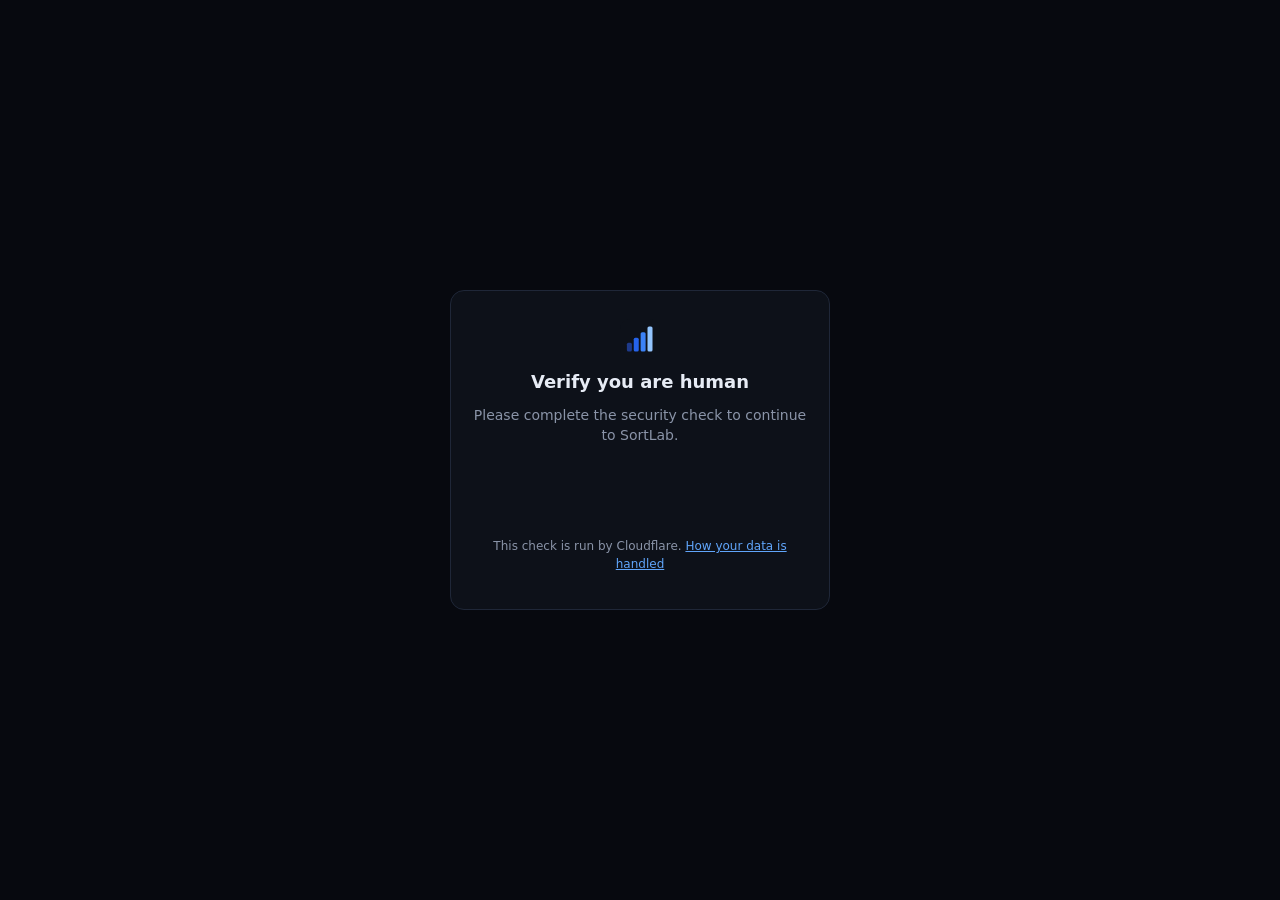
<file: index.html>
<!DOCTYPE html>
<html lang="en">
<head>
  <meta charset="UTF-8">
  <meta http-equiv="Content-Security-Policy" content="default-src 'self'; script-src 'self' https://challenges.cloudflare.com; frame-src https://challenges.cloudflare.com; connect-src 'self' https://challenges.cloudflare.com; style-src 'self' 'unsafe-inline'; img-src 'self' data: blob:; media-src 'self' blob:; object-src 'none'; base-uri 'none'; form-action 'none'">
  <meta name="viewport" content="width=device-width, initial-scale=1, viewport-fit=cover">
  <title>SortLab - Watch sorting algorithms come alive</title>
  <meta name="description" content="Free sorting algorithm visualizer with 33 algorithms, 8 styles, sound, battles and a video maker for TikTok, Reels and Shorts.">
  <meta name="theme-color" content="#07090f">
  <meta property="og:title" content="SortLab">
  <meta property="og:description" content="33 sorting algorithms, 8 styles, sound, battles and a free video maker.">
  <link rel="icon" href="favicon.svg" type="image/svg+xml">
  <link rel="stylesheet" href="style.css">
  <script src="gate.js"></script>
  <script src="https://challenges.cloudflare.com/turnstile/v0/api.js" async defer></script>
</head>
<body>
  <div class="gate" id="humanGate" role="dialog" aria-modal="true" aria-labelledby="gateTitle">
    <div class="gate-card">
      <img src="favicon.svg" alt="" width="40" height="40">
      <h3 id="gateTitle">Verify you are human</h3>
      <p>Please complete the security check to continue to SortLab.</p>
      <div class="cf-turnstile" data-sitekey="0x4AAAAAAGA0m3MCwA2aQMGH" data-callback="onTurnstileSuccess" data-theme="dark"></div>
      <p class="gate-note">This check is run by Cloudflare. <a href="privacy.html">How your data is handled</a></p>
    </div>
  </div>
  <header class="topbar">
    <a class="brand" href="index.html"><img src="favicon.svg" alt="" width="28" height="28"><span>SortLab</span></a>
    <nav class="nav">
      <a href="index.html" class="active">Visualizer</a>
      <a href="battle.html">Battle</a>
    </nav>
    <button class="btn primary" id="openVideo">Make video</button>
  </header>

  <div class="modebar"><div class="chips" id="modeChips"></div></div>

  <main class="stage-wrap">
    <canvas id="stage" aria-label="Sorting visualization"></canvas>
    <button class="sound-hint" id="soundHint">Tap for sound</button>
  </main>

  <section class="dock">
    <div class="chips" id="algoChips"></div>
    <button class="btn primary icon play" id="btnPlay" aria-label="Play or stop"></button>
    <button class="btn" id="openCustomize">Customize</button>
  </section>

  <footer class="legal-foot" aria-label="Legal">
    <a href="privacy.html">Privacy Policy</a><a href="terms.html">Terms of Use</a><a href="disclaimer.html">Disclaimer</a><a href="cookies.html">Cookie Information</a><a href="licenses.html">Copyright &amp; Licenses</a><a href="contact.html">Contact</a>
  </footer>

  <aside class="drawer" id="drawer"></aside>
  <div class="modal" id="videoModal"></div>
  <div class="toast" id="toast" role="status"></div>

  <script src="core.js"></script>
  <script src="algorithms.js"></script>
  <script src="player.js"></script>
  <script src="palettes.js"></script>
  <script src="audio.js"></script>
  <script src="renderer.js"></script>
  <script src="settings.js"></script>
  <script src="panel.js"></script>
  <script src="export.js"></script>
  <script src="video.js"></script>
  <script src="app.js"></script>
</body>
</html>
</file>
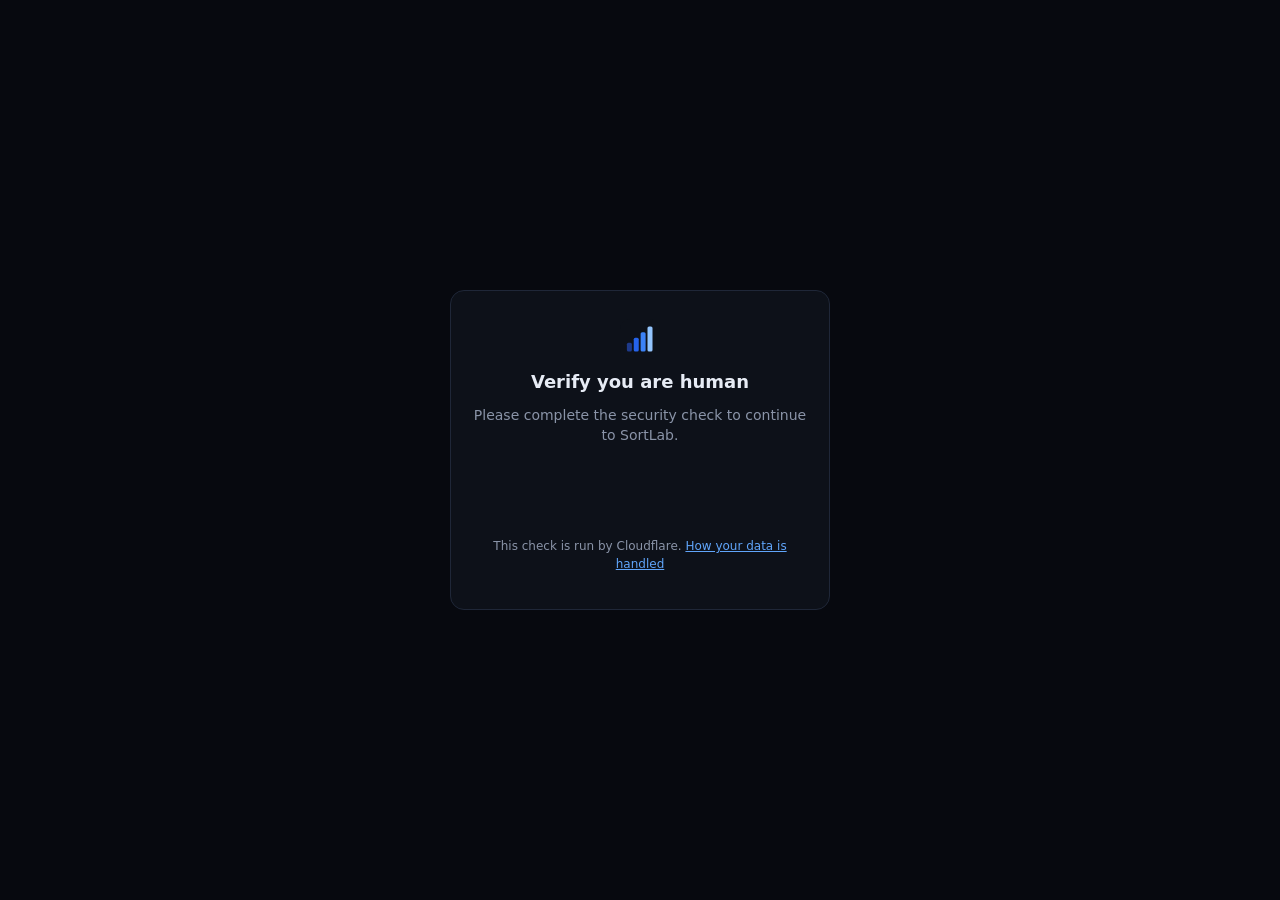
<file: battle.html>
<!DOCTYPE html>
<html lang="en">
<head>
  <meta charset="UTF-8">
  <meta http-equiv="Content-Security-Policy" content="default-src 'self'; script-src 'self' https://challenges.cloudflare.com; frame-src https://challenges.cloudflare.com; connect-src 'self' https://challenges.cloudflare.com; style-src 'self' 'unsafe-inline'; img-src 'self' data: blob:; media-src 'self' blob:; object-src 'none'; base-uri 'none'; form-action 'none'">
  <meta name="viewport" content="width=device-width, initial-scale=1, viewport-fit=cover">
  <title>SortLab Battle - Race two sorting algorithms</title>
  <meta name="description" content="Pick two sorting algorithms and race them on the same array.">
  <meta name="theme-color" content="#07090f">
  <link rel="icon" href="favicon.svg" type="image/svg+xml">
  <link rel="stylesheet" href="style.css">
  <script src="gate.js"></script>
  <script src="https://challenges.cloudflare.com/turnstile/v0/api.js" async defer></script>
</head>
<body>
  <div class="gate" id="humanGate" role="dialog" aria-modal="true" aria-labelledby="gateTitle">
    <div class="gate-card">
      <img src="favicon.svg" alt="" width="40" height="40">
      <h3 id="gateTitle">Verify you are human</h3>
      <p>Please complete the security check to continue to SortLab.</p>
      <div class="cf-turnstile" data-sitekey="0x4AAAAAAGA0m3MCwA2aQMGH" data-callback="onTurnstileSuccess" data-theme="dark"></div>
      <p class="gate-note">This check is run by Cloudflare. <a href="privacy.html">How your data is handled</a></p>
    </div>
  </div>
  <header class="topbar">
    <a class="brand" href="index.html"><img src="favicon.svg" alt="" width="28" height="28"><span>SortLab</span></a>
    <nav class="nav">
      <a href="index.html">Visualizer</a>
      <a href="battle.html" class="active">Battle</a>
    </nav>
    <button class="btn primary" id="openVideo">Make video</button>
  </header>

  <div class="modebar"><div class="chips" id="modeChips"></div></div>

  <main class="battle-grid">
    <section class="battle-panel">
      <div class="battle-head">
        <span class="tag">A</span>
        <div class="chips" id="algoA"></div>
      </div>
      <div class="battle-canvas"><canvas id="stageA"></canvas><span class="battle-stat" id="statA"></span></div>
    </section>
    <section class="battle-panel">
      <div class="battle-head">
        <span class="tag">B</span>
        <div class="chips" id="algoB"></div>
      </div>
      <div class="battle-canvas"><canvas id="stageB"></canvas><span class="battle-stat" id="statB"></span></div>
    </section>
    <div class="winner" id="winner"></div>
    <button class="sound-hint" id="soundHint">Tap for sound</button>
  </main>

  <section class="dock battle-dock">
    <button class="btn primary icon play" id="btnPlay" aria-label="Start or stop"></button>
    <button class="btn" id="openCustomize">Customize</button>
  </section>

  <footer class="legal-foot" aria-label="Legal">
    <a href="privacy.html">Privacy Policy</a><a href="terms.html">Terms of Use</a><a href="disclaimer.html">Disclaimer</a><a href="cookies.html">Cookie Information</a><a href="licenses.html">Copyright &amp; Licenses</a><a href="contact.html">Contact</a>
  </footer>

  <aside class="drawer" id="drawer"></aside>
  <div class="modal" id="videoModal"></div>
  <div class="toast" id="toast" role="status"></div>

  <script src="core.js"></script>
  <script src="algorithms.js"></script>
  <script src="player.js"></script>
  <script src="palettes.js"></script>
  <script src="audio.js"></script>
  <script src="renderer.js"></script>
  <script src="settings.js"></script>
  <script src="panel.js"></script>
  <script src="export.js"></script>
  <script src="video.js"></script>
  <script src="battle.js"></script>
</body>
</html>
</file>
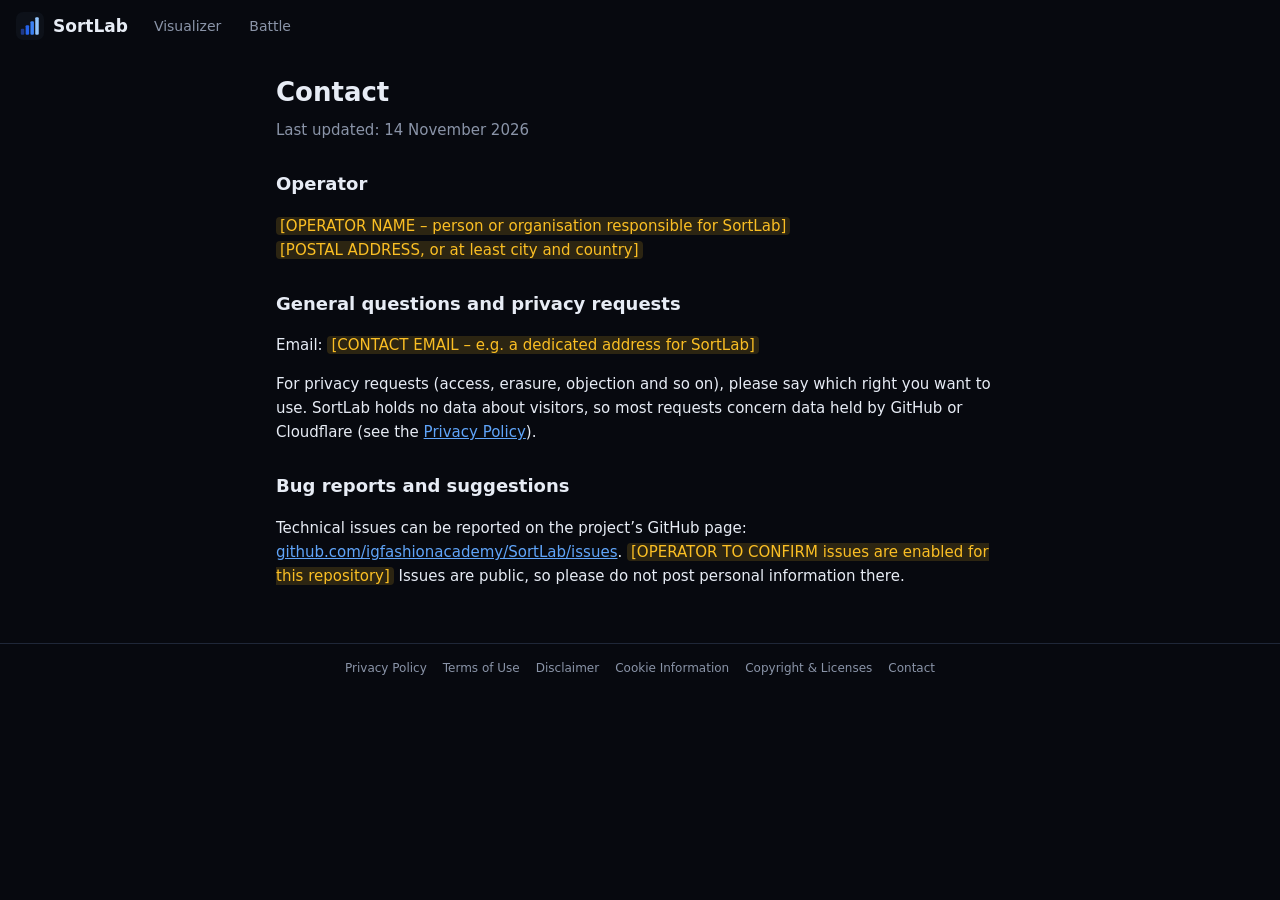
<file: contact.html>
<!DOCTYPE html>
<html lang="en">
<head>
  <meta charset="UTF-8">
  <meta http-equiv="Content-Security-Policy" content="default-src 'self'; object-src 'none'; base-uri 'none'; form-action 'none'">
  <meta name="viewport" content="width=device-width, initial-scale=1, viewport-fit=cover">
  <title>Contact - SortLab</title>
  <meta name="theme-color" content="#07090f">
  <link rel="icon" href="favicon.svg" type="image/svg+xml">
  <link rel="stylesheet" href="style.css">
</head>
<body class="doc-page">
  <header class="topbar">
    <a class="brand" href="index.html"><img src="favicon.svg" alt="" width="28" height="28"><span>SortLab</span></a>
    <nav class="nav">
      <a href="index.html">Visualizer</a>
      <a href="battle.html">Battle</a>
    </nav>
  </header>

  <main class="doc">
    <h1>Contact</h1>
    <p class="updated">Last updated: 14 November 2026</p>

    <h2>Operator</h2>
    <p><span class="todo">[OPERATOR NAME – person or organisation responsible for SortLab]</span><br><span class="todo">[POSTAL ADDRESS, or at least city and country]</span></p>

    <h2>General questions and privacy requests</h2>
    <p>Email: <span class="todo">[CONTACT EMAIL – e.g. a dedicated address for SortLab]</span></p>
    <p>For privacy requests (access, erasure, objection and so on), please say which right you want to use. SortLab holds no data about visitors, so most requests concern data held by GitHub or Cloudflare (see the <a href="privacy.html">Privacy Policy</a>).</p>

    <h2>Bug reports and suggestions</h2>
    <p>Technical issues can be reported on the project’s GitHub page: <a href="https://github.com/igfashionacademy/SortLab/issues" rel="noopener">github.com/igfashionacademy/SortLab/issues</a>. <span class="todo">[OPERATOR TO CONFIRM issues are enabled for this repository]</span> Issues are public, so please do not post personal information there.</p>
  </main>

  <footer class="legal-foot" aria-label="Legal">
    <a href="privacy.html">Privacy Policy</a><a href="terms.html">Terms of Use</a><a href="disclaimer.html">Disclaimer</a><a href="cookies.html">Cookie Information</a><a href="licenses.html">Copyright &amp; Licenses</a><a href="contact.html">Contact</a>
  </footer>
</body>
</html>
</file>
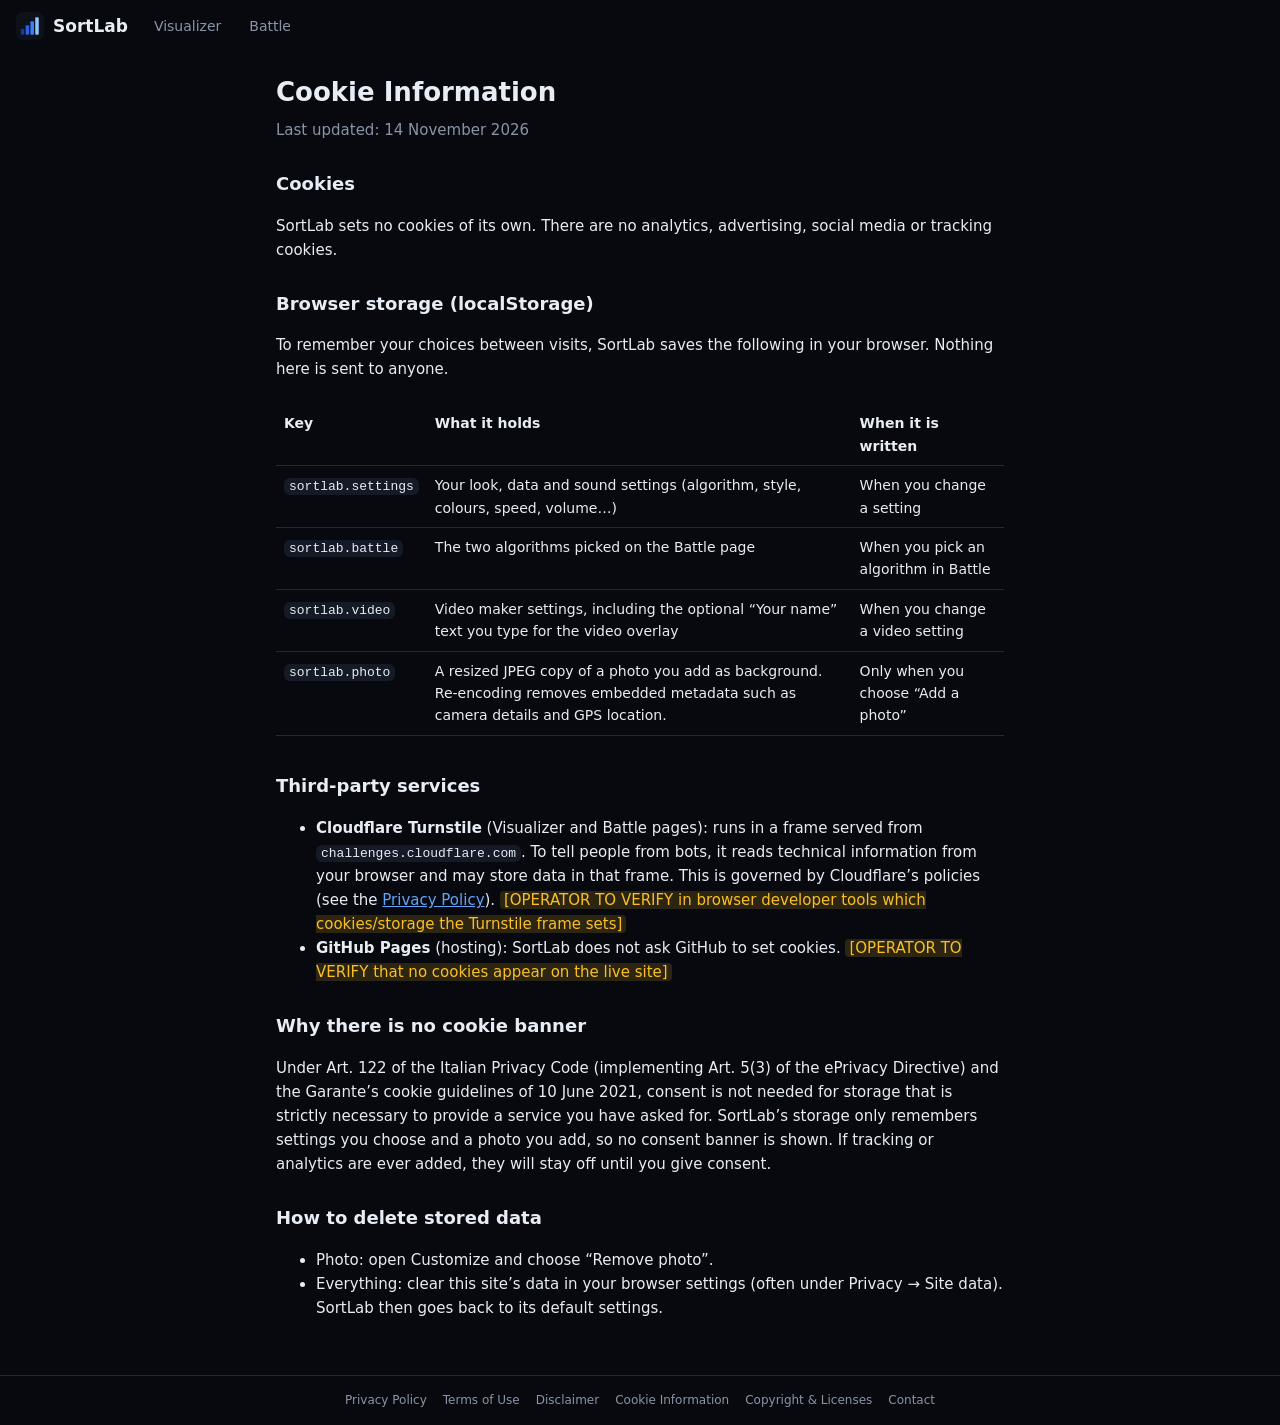
<file: cookies.html>
<!DOCTYPE html>
<html lang="en">
<head>
  <meta charset="UTF-8">
  <meta http-equiv="Content-Security-Policy" content="default-src 'self'; object-src 'none'; base-uri 'none'; form-action 'none'">
  <meta name="viewport" content="width=device-width, initial-scale=1, viewport-fit=cover">
  <title>Cookie Information - SortLab</title>
  <meta name="theme-color" content="#07090f">
  <link rel="icon" href="favicon.svg" type="image/svg+xml">
  <link rel="stylesheet" href="style.css">
</head>
<body class="doc-page">
  <header class="topbar">
    <a class="brand" href="index.html"><img src="favicon.svg" alt="" width="28" height="28"><span>SortLab</span></a>
    <nav class="nav">
      <a href="index.html">Visualizer</a>
      <a href="battle.html">Battle</a>
    </nav>
  </header>

  <main class="doc">
    <h1>Cookie Information</h1>
    <p class="updated">Last updated: 14 November 2026</p>

    <h2>Cookies</h2>
    <p>SortLab sets no cookies of its own. There are no analytics, advertising, social media or tracking cookies.</p>

    <h2>Browser storage (localStorage)</h2>
    <p>To remember your choices between visits, SortLab saves the following in your browser. Nothing here is sent to anyone.</p>
    <div class="table-wrap"><table>
      <tr><th>Key</th><th>What it holds</th><th>When it is written</th></tr>
      <tr><td><code>sortlab.settings</code></td><td>Your look, data and sound settings (algorithm, style, colours, speed, volume…)</td><td>When you change a setting</td></tr>
      <tr><td><code>sortlab.battle</code></td><td>The two algorithms picked on the Battle page</td><td>When you pick an algorithm in Battle</td></tr>
      <tr><td><code>sortlab.video</code></td><td>Video maker settings, including the optional “Your name” text you type for the video overlay</td><td>When you change a video setting</td></tr>
      <tr><td><code>sortlab.photo</code></td><td>A resized JPEG copy of a photo you add as background. Re-encoding removes embedded metadata such as camera details and GPS location.</td><td>Only when you choose “Add a photo”</td></tr>
    </table></div>

    <h2>Third-party services</h2>
    <ul>
      <li><strong>Cloudflare Turnstile</strong> (Visualizer and Battle pages): runs in a frame served from <code>challenges.cloudflare.com</code>. To tell people from bots, it reads technical information from your browser and may store data in that frame. This is governed by Cloudflare’s policies (see the <a href="privacy.html">Privacy Policy</a>). <span class="todo">[OPERATOR TO VERIFY in browser developer tools which cookies/storage the Turnstile frame sets]</span></li>
      <li><strong>GitHub Pages</strong> (hosting): SortLab does not ask GitHub to set cookies. <span class="todo">[OPERATOR TO VERIFY that no cookies appear on the live site]</span></li>
    </ul>

    <h2>Why there is no cookie banner</h2>
    <p>Under Art. 122 of the Italian Privacy Code (implementing Art. 5(3) of the ePrivacy Directive) and the Garante’s cookie guidelines of 10 June 2021, consent is not needed for storage that is strictly necessary to provide a service you have asked for. SortLab’s storage only remembers settings you choose and a photo you add, so no consent banner is shown. If tracking or analytics are ever added, they will stay off until you give consent.</p>

    <h2>How to delete stored data</h2>
    <ul>
      <li>Photo: open Customize and choose “Remove photo”.</li>
      <li>Everything: clear this site’s data in your browser settings (often under Privacy → Site data). SortLab then goes back to its default settings.</li>
    </ul>
  </main>

  <footer class="legal-foot" aria-label="Legal">
    <a href="privacy.html">Privacy Policy</a><a href="terms.html">Terms of Use</a><a href="disclaimer.html">Disclaimer</a><a href="cookies.html">Cookie Information</a><a href="licenses.html">Copyright &amp; Licenses</a><a href="contact.html">Contact</a>
  </footer>
</body>
</html>
</file>
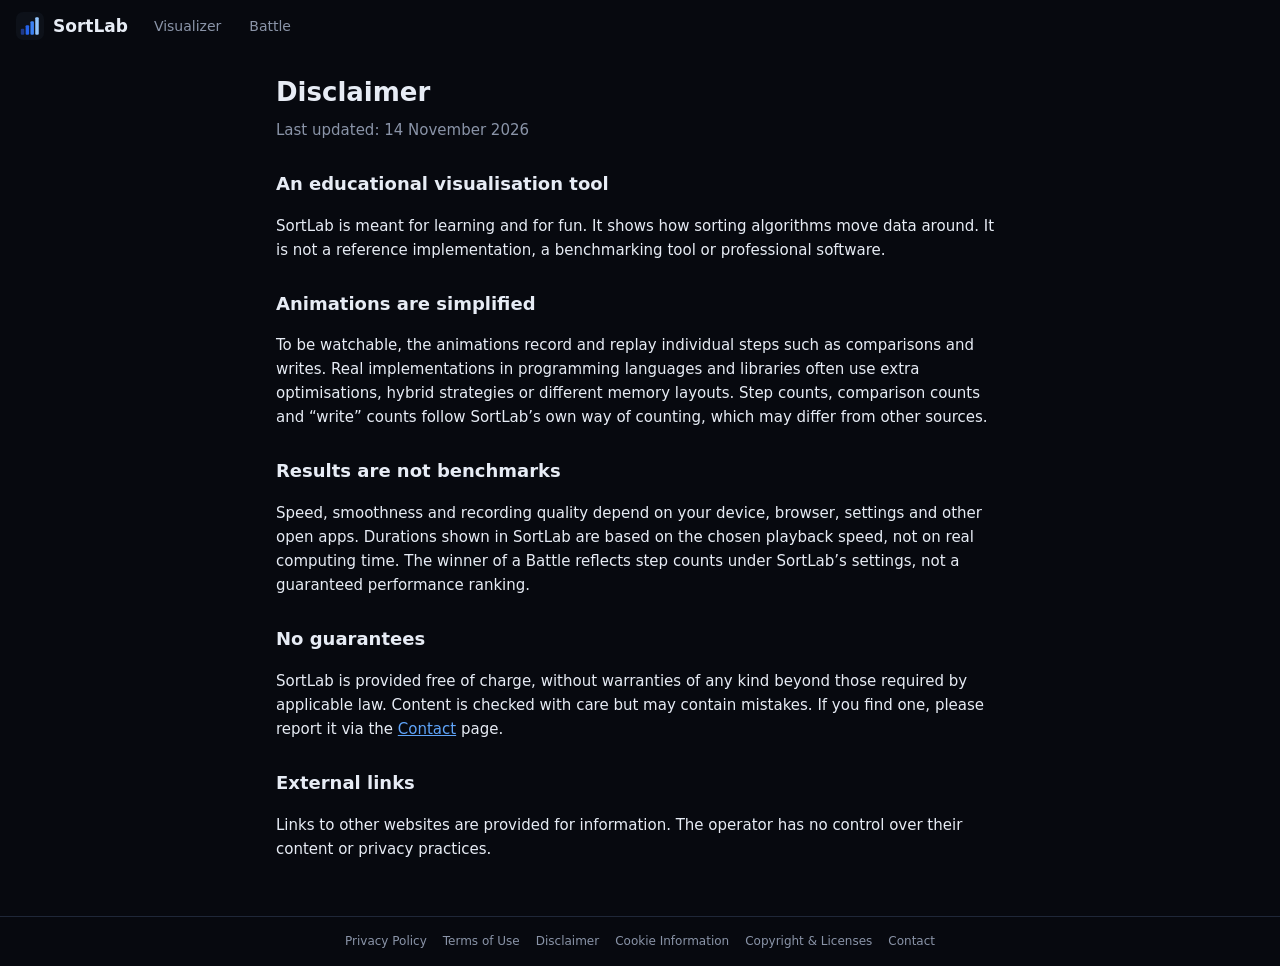
<file: disclaimer.html>
<!DOCTYPE html>
<html lang="en">
<head>
  <meta charset="UTF-8">
  <meta http-equiv="Content-Security-Policy" content="default-src 'self'; object-src 'none'; base-uri 'none'; form-action 'none'">
  <meta name="viewport" content="width=device-width, initial-scale=1, viewport-fit=cover">
  <title>Disclaimer - SortLab</title>
  <meta name="theme-color" content="#07090f">
  <link rel="icon" href="favicon.svg" type="image/svg+xml">
  <link rel="stylesheet" href="style.css">
</head>
<body class="doc-page">
  <header class="topbar">
    <a class="brand" href="index.html"><img src="favicon.svg" alt="" width="28" height="28"><span>SortLab</span></a>
    <nav class="nav">
      <a href="index.html">Visualizer</a>
      <a href="battle.html">Battle</a>
    </nav>
  </header>

  <main class="doc">
    <h1>Disclaimer</h1>
    <p class="updated">Last updated: 14 November 2026</p>

    <h2>An educational visualisation tool</h2>
    <p>SortLab is meant for learning and for fun. It shows how sorting algorithms move data around. It is not a reference implementation, a benchmarking tool or professional software.</p>

    <h2>Animations are simplified</h2>
    <p>To be watchable, the animations record and replay individual steps such as comparisons and writes. Real implementations in programming languages and libraries often use extra optimisations, hybrid strategies or different memory layouts. Step counts, comparison counts and “write” counts follow SortLab’s own way of counting, which may differ from other sources.</p>

    <h2>Results are not benchmarks</h2>
    <p>Speed, smoothness and recording quality depend on your device, browser, settings and other open apps. Durations shown in SortLab are based on the chosen playback speed, not on real computing time. The winner of a Battle reflects step counts under SortLab’s settings, not a guaranteed performance ranking.</p>

    <h2>No guarantees</h2>
    <p>SortLab is provided free of charge, without warranties of any kind beyond those required by applicable law. Content is checked with care but may contain mistakes. If you find one, please report it via the <a href="contact.html">Contact</a> page.</p>

    <h2>External links</h2>
    <p>Links to other websites are provided for information. The operator has no control over their content or privacy practices.</p>
  </main>

  <footer class="legal-foot" aria-label="Legal">
    <a href="privacy.html">Privacy Policy</a><a href="terms.html">Terms of Use</a><a href="disclaimer.html">Disclaimer</a><a href="cookies.html">Cookie Information</a><a href="licenses.html">Copyright &amp; Licenses</a><a href="contact.html">Contact</a>
  </footer>
</body>
</html>
</file>
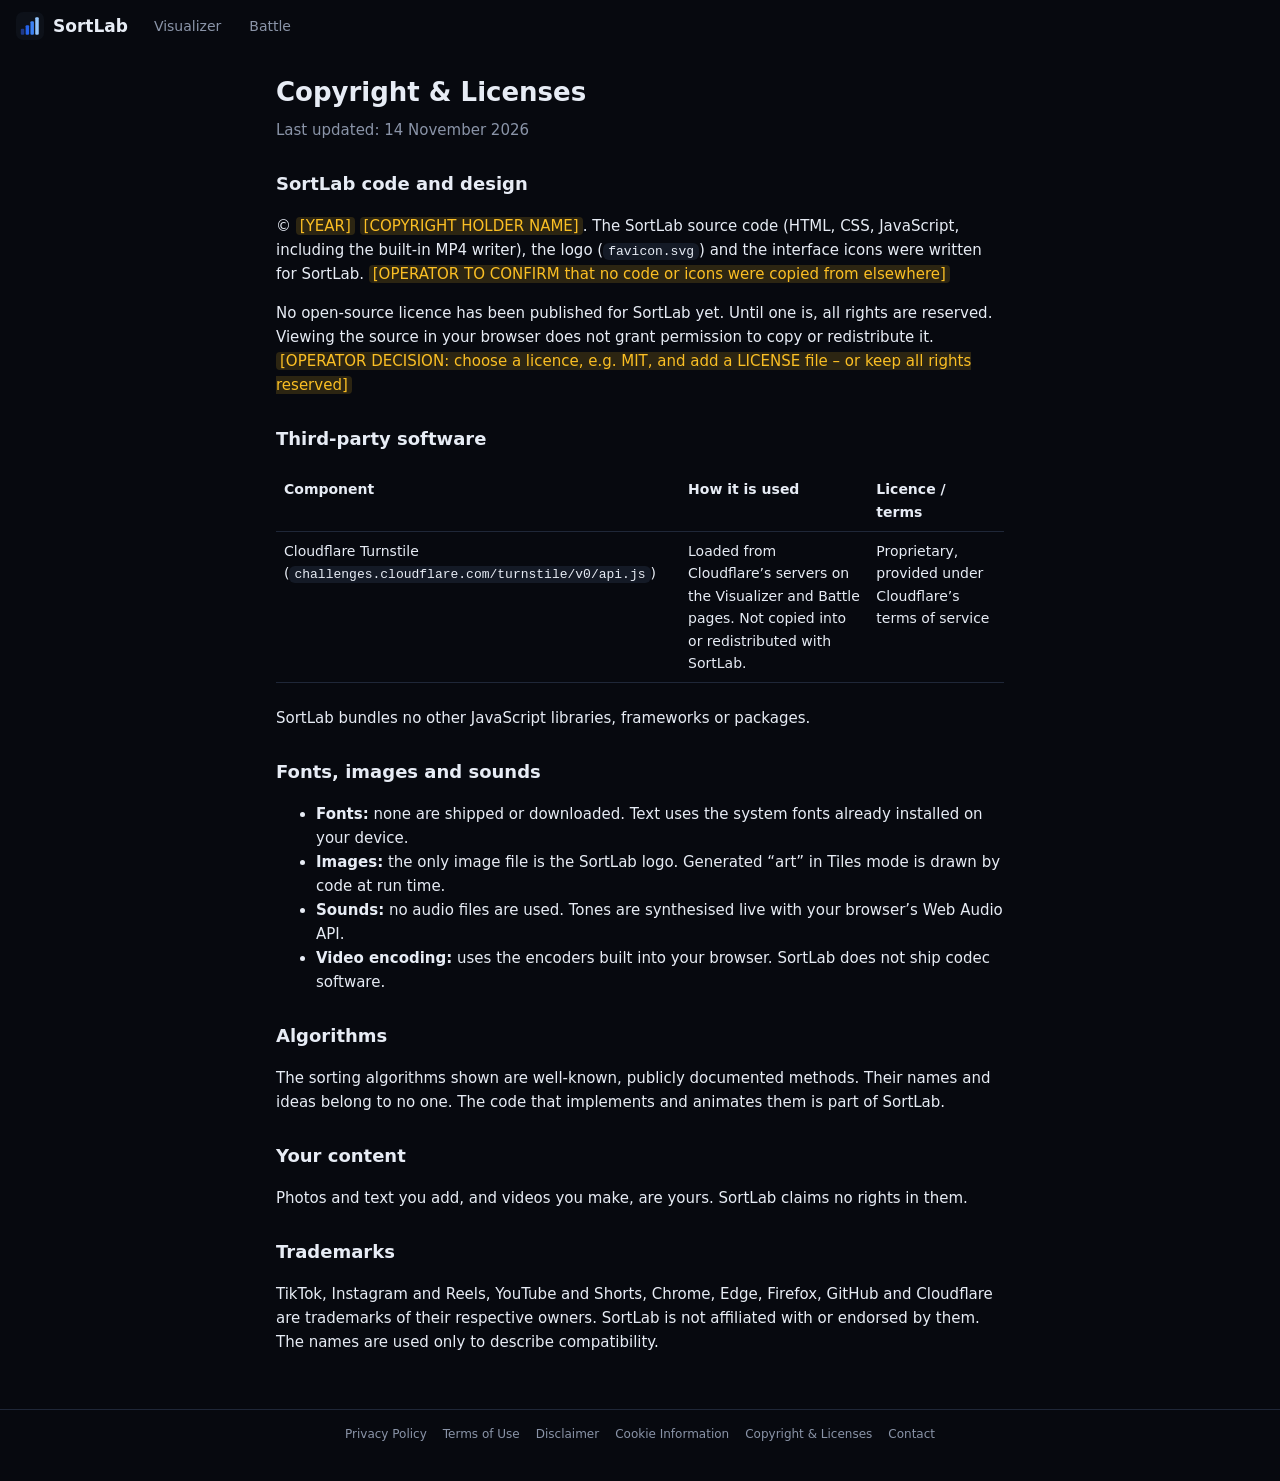
<file: licenses.html>
<!DOCTYPE html>
<html lang="en">
<head>
  <meta charset="UTF-8">
  <meta http-equiv="Content-Security-Policy" content="default-src 'self'; object-src 'none'; base-uri 'none'; form-action 'none'">
  <meta name="viewport" content="width=device-width, initial-scale=1, viewport-fit=cover">
  <title>Copyright &amp; Licenses - SortLab</title>
  <meta name="theme-color" content="#07090f">
  <link rel="icon" href="favicon.svg" type="image/svg+xml">
  <link rel="stylesheet" href="style.css">
</head>
<body class="doc-page">
  <header class="topbar">
    <a class="brand" href="index.html"><img src="favicon.svg" alt="" width="28" height="28"><span>SortLab</span></a>
    <nav class="nav">
      <a href="index.html">Visualizer</a>
      <a href="battle.html">Battle</a>
    </nav>
  </header>

  <main class="doc">
    <h1>Copyright &amp; Licenses</h1>
    <p class="updated">Last updated: 14 November 2026</p>

    <h2>SortLab code and design</h2>
    <p>© <span class="todo">[YEAR]</span> <span class="todo">[COPYRIGHT HOLDER NAME]</span>. The SortLab source code (HTML, CSS, JavaScript, including the built-in MP4 writer), the logo (<code>favicon.svg</code>) and the interface icons were written for SortLab. <span class="todo">[OPERATOR TO CONFIRM that no code or icons were copied from elsewhere]</span></p>
    <p>No open-source licence has been published for SortLab yet. Until one is, all rights are reserved. Viewing the source in your browser does not grant permission to copy or redistribute it. <span class="todo">[OPERATOR DECISION: choose a licence, e.g. MIT, and add a LICENSE file – or keep all rights reserved]</span></p>

    <h2>Third-party software</h2>
    <div class="table-wrap"><table>
      <tr><th>Component</th><th>How it is used</th><th>Licence / terms</th></tr>
      <tr><td>Cloudflare Turnstile (<code>challenges.cloudflare.com/turnstile/v0/api.js</code>)</td><td>Loaded from Cloudflare’s servers on the Visualizer and Battle pages. Not copied into or redistributed with SortLab.</td><td>Proprietary, provided under Cloudflare’s terms of service</td></tr>
    </table></div>
    <p>SortLab bundles no other JavaScript libraries, frameworks or packages.</p>

    <h2>Fonts, images and sounds</h2>
    <ul>
      <li><strong>Fonts:</strong> none are shipped or downloaded. Text uses the system fonts already installed on your device.</li>
      <li><strong>Images:</strong> the only image file is the SortLab logo. Generated “art” in Tiles mode is drawn by code at run time.</li>
      <li><strong>Sounds:</strong> no audio files are used. Tones are synthesised live with your browser’s Web Audio API.</li>
      <li><strong>Video encoding:</strong> uses the encoders built into your browser. SortLab does not ship codec software.</li>
    </ul>

    <h2>Algorithms</h2>
    <p>The sorting algorithms shown are well-known, publicly documented methods. Their names and ideas belong to no one. The code that implements and animates them is part of SortLab.</p>

    <h2>Your content</h2>
    <p>Photos and text you add, and videos you make, are yours. SortLab claims no rights in them.</p>

    <h2>Trademarks</h2>
    <p>TikTok, Instagram and Reels, YouTube and Shorts, Chrome, Edge, Firefox, GitHub and Cloudflare are trademarks of their respective owners. SortLab is not affiliated with or endorsed by them. The names are used only to describe compatibility.</p>
  </main>

  <footer class="legal-foot" aria-label="Legal">
    <a href="privacy.html">Privacy Policy</a><a href="terms.html">Terms of Use</a><a href="disclaimer.html">Disclaimer</a><a href="cookies.html">Cookie Information</a><a href="licenses.html">Copyright &amp; Licenses</a><a href="contact.html">Contact</a>
  </footer>
</body>
</html>
</file>
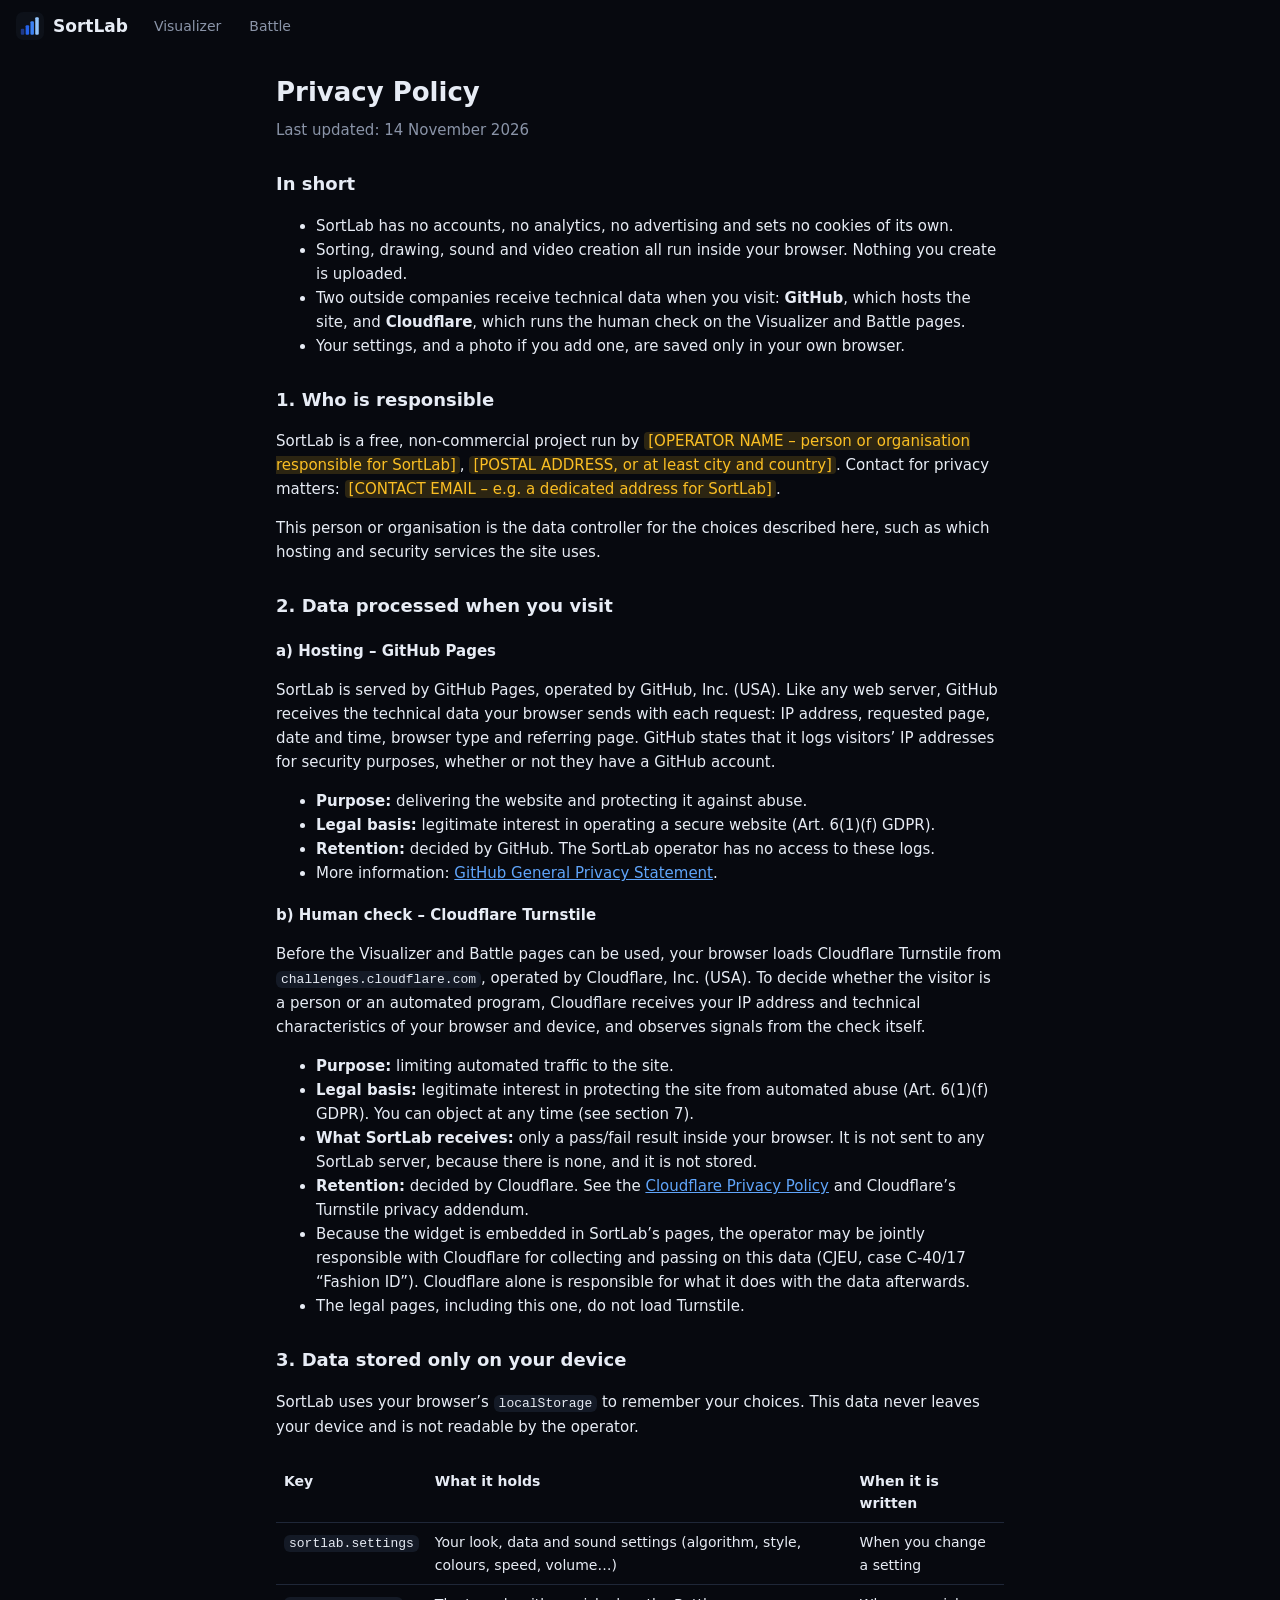
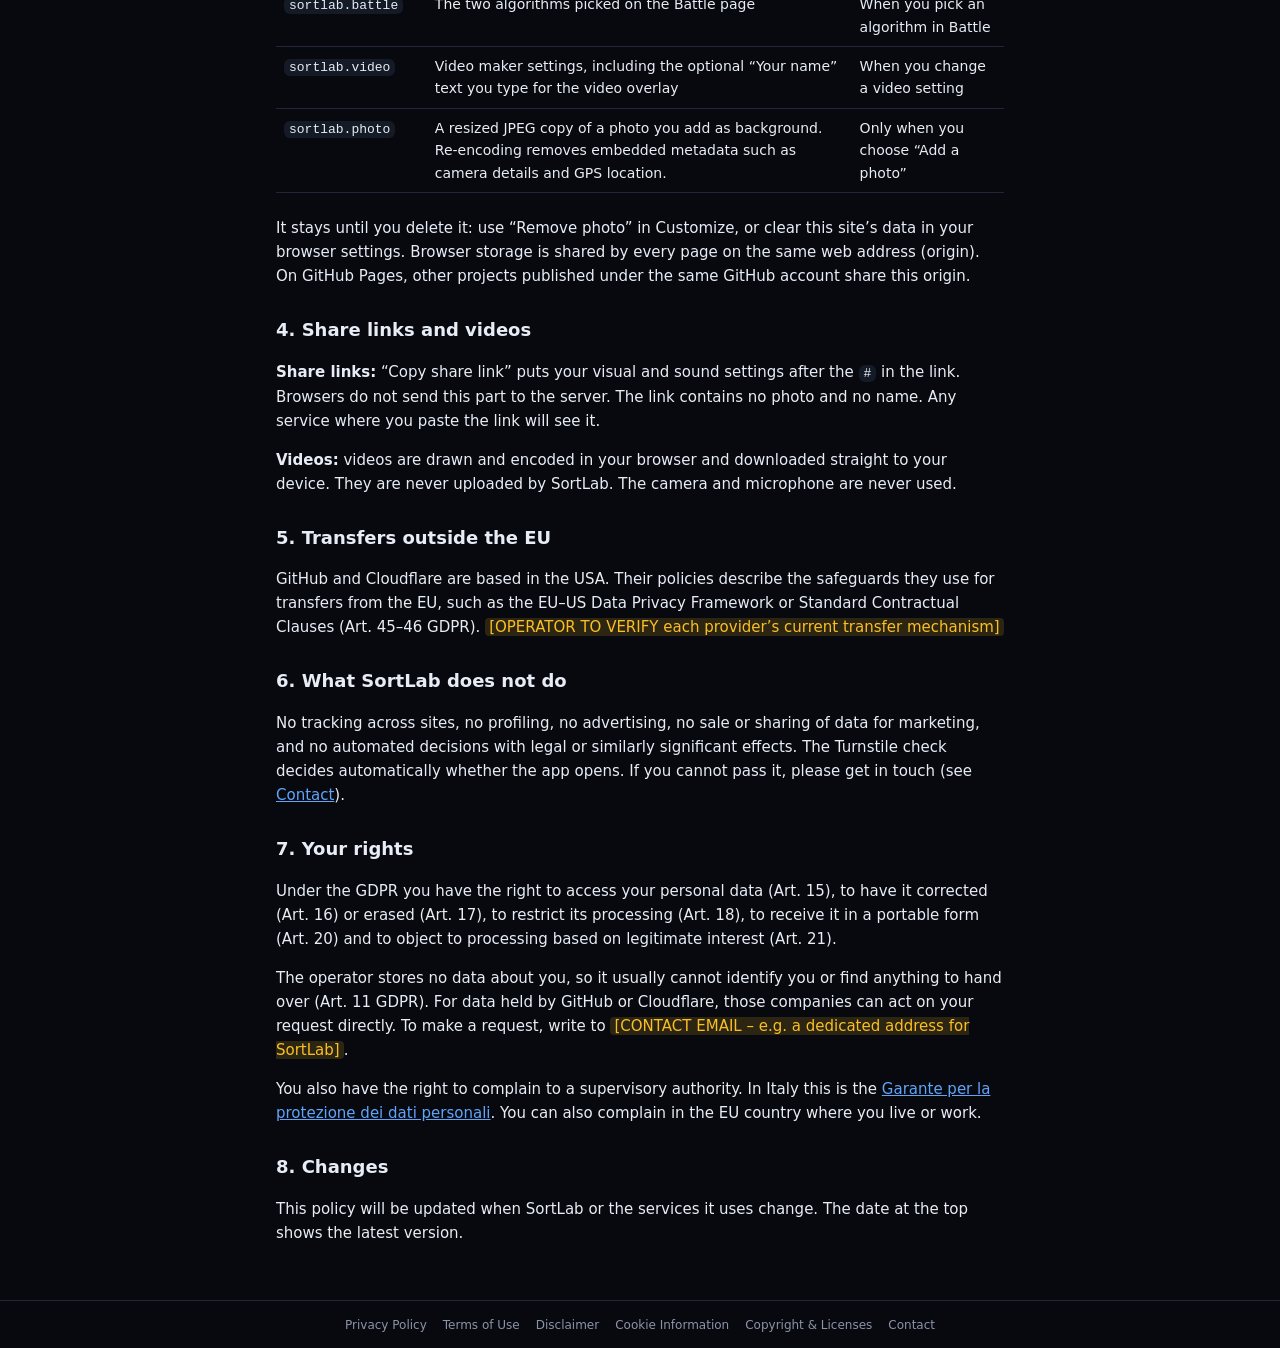
<file: privacy.html>
<!DOCTYPE html>
<html lang="en">
<head>
  <meta charset="UTF-8">
  <meta http-equiv="Content-Security-Policy" content="default-src 'self'; object-src 'none'; base-uri 'none'; form-action 'none'">
  <meta name="viewport" content="width=device-width, initial-scale=1, viewport-fit=cover">
  <title>Privacy Policy - SortLab</title>
  <meta name="theme-color" content="#07090f">
  <link rel="icon" href="favicon.svg" type="image/svg+xml">
  <link rel="stylesheet" href="style.css">
</head>
<body class="doc-page">
  <header class="topbar">
    <a class="brand" href="index.html"><img src="favicon.svg" alt="" width="28" height="28"><span>SortLab</span></a>
    <nav class="nav">
      <a href="index.html">Visualizer</a>
      <a href="battle.html">Battle</a>
    </nav>
  </header>

  <main class="doc">
    <h1>Privacy Policy</h1>
    <p class="updated">Last updated: 14 November 2026</p>

    <h2>In short</h2>
    <ul>
      <li>SortLab has no accounts, no analytics, no advertising and sets no cookies of its own.</li>
      <li>Sorting, drawing, sound and video creation all run inside your browser. Nothing you create is uploaded.</li>
      <li>Two outside companies receive technical data when you visit: <strong>GitHub</strong>, which hosts the site, and <strong>Cloudflare</strong>, which runs the human check on the Visualizer and Battle pages.</li>
      <li>Your settings, and a photo if you add one, are saved only in your own browser.</li>
    </ul>

    <h2>1. Who is responsible</h2>
    <p>SortLab is a free, non-commercial project run by <span class="todo">[OPERATOR NAME – person or organisation responsible for SortLab]</span>, <span class="todo">[POSTAL ADDRESS, or at least city and country]</span>. Contact for privacy matters: <span class="todo">[CONTACT EMAIL – e.g. a dedicated address for SortLab]</span>.</p>
    <p>This person or organisation is the data controller for the choices described here, such as which hosting and security services the site uses.</p>

    <h2>2. Data processed when you visit</h2>
    <h3>a) Hosting – GitHub Pages</h3>
    <p>SortLab is served by GitHub Pages, operated by GitHub, Inc. (USA). Like any web server, GitHub receives the technical data your browser sends with each request: IP address, requested page, date and time, browser type and referring page. GitHub states that it logs visitors’ IP addresses for security purposes, whether or not they have a GitHub account.</p>
    <ul>
      <li><strong>Purpose:</strong> delivering the website and protecting it against abuse.</li>
      <li><strong>Legal basis:</strong> legitimate interest in operating a secure website (Art. 6(1)(f) GDPR).</li>
      <li><strong>Retention:</strong> decided by GitHub. The SortLab operator has no access to these logs.</li>
      <li>More information: <a href="https://docs.github.com/en/site-policy/privacy-policies/github-general-privacy-statement" rel="noopener">GitHub General Privacy Statement</a>.</li>
    </ul>

    <h3>b) Human check – Cloudflare Turnstile</h3>
    <p>Before the Visualizer and Battle pages can be used, your browser loads Cloudflare Turnstile from <code>challenges.cloudflare.com</code>, operated by Cloudflare, Inc. (USA). To decide whether the visitor is a person or an automated program, Cloudflare receives your IP address and technical characteristics of your browser and device, and observes signals from the check itself.</p>
    <ul>
      <li><strong>Purpose:</strong> limiting automated traffic to the site.</li>
      <li><strong>Legal basis:</strong> legitimate interest in protecting the site from automated abuse (Art. 6(1)(f) GDPR). You can object at any time (see section 7).</li>
      <li><strong>What SortLab receives:</strong> only a pass/fail result inside your browser. It is not sent to any SortLab server, because there is none, and it is not stored.</li>
      <li><strong>Retention:</strong> decided by Cloudflare. See the <a href="https://www.cloudflare.com/privacypolicy/" rel="noopener">Cloudflare Privacy Policy</a> and Cloudflare’s Turnstile privacy addendum.</li>
      <li>Because the widget is embedded in SortLab’s pages, the operator may be jointly responsible with Cloudflare for collecting and passing on this data (CJEU, case C-40/17 “Fashion ID”). Cloudflare alone is responsible for what it does with the data afterwards.</li>
      <li>The legal pages, including this one, do not load Turnstile.</li>
    </ul>

    <h2>3. Data stored only on your device</h2>
    <p>SortLab uses your browser’s <code>localStorage</code> to remember your choices. This data never leaves your device and is not readable by the operator.</p>
    <div class="table-wrap"><table>
      <tr><th>Key</th><th>What it holds</th><th>When it is written</th></tr>
      <tr><td><code>sortlab.settings</code></td><td>Your look, data and sound settings (algorithm, style, colours, speed, volume…)</td><td>When you change a setting</td></tr>
      <tr><td><code>sortlab.battle</code></td><td>The two algorithms picked on the Battle page</td><td>When you pick an algorithm in Battle</td></tr>
      <tr><td><code>sortlab.video</code></td><td>Video maker settings, including the optional “Your name” text you type for the video overlay</td><td>When you change a video setting</td></tr>
      <tr><td><code>sortlab.photo</code></td><td>A resized JPEG copy of a photo you add as background. Re-encoding removes embedded metadata such as camera details and GPS location.</td><td>Only when you choose “Add a photo”</td></tr>
    </table></div>
    <p>It stays until you delete it: use “Remove photo” in Customize, or clear this site’s data in your browser settings. Browser storage is shared by every page on the same web address (origin). On GitHub Pages, other projects published under the same GitHub account share this origin.</p>

    <h2>4. Share links and videos</h2>
    <p><strong>Share links:</strong> “Copy share link” puts your visual and sound settings after the <code>#</code> in the link. Browsers do not send this part to the server. The link contains no photo and no name. Any service where you paste the link will see it.</p>
    <p><strong>Videos:</strong> videos are drawn and encoded in your browser and downloaded straight to your device. They are never uploaded by SortLab. The camera and microphone are never used.</p>

    <h2>5. Transfers outside the EU</h2>
    <p>GitHub and Cloudflare are based in the USA. Their policies describe the safeguards they use for transfers from the EU, such as the EU–US Data Privacy Framework or Standard Contractual Clauses (Art. 45–46 GDPR). <span class="todo">[OPERATOR TO VERIFY each provider’s current transfer mechanism]</span></p>

    <h2>6. What SortLab does not do</h2>
    <p>No tracking across sites, no profiling, no advertising, no sale or sharing of data for marketing, and no automated decisions with legal or similarly significant effects. The Turnstile check decides automatically whether the app opens. If you cannot pass it, please get in touch (see <a href="contact.html">Contact</a>).</p>

    <h2>7. Your rights</h2>
    <p>Under the GDPR you have the right to access your personal data (Art. 15), to have it corrected (Art. 16) or erased (Art. 17), to restrict its processing (Art. 18), to receive it in a portable form (Art. 20) and to object to processing based on legitimate interest (Art. 21).</p>
    <p>The operator stores no data about you, so it usually cannot identify you or find anything to hand over (Art. 11 GDPR). For data held by GitHub or Cloudflare, those companies can act on your request directly. To make a request, write to <span class="todo">[CONTACT EMAIL – e.g. a dedicated address for SortLab]</span>.</p>
    <p>You also have the right to complain to a supervisory authority. In Italy this is the <a href="https://www.garanteprivacy.it" rel="noopener">Garante per la protezione dei dati personali</a>. You can also complain in the EU country where you live or work.</p>

    <h2>8. Changes</h2>
    <p>This policy will be updated when SortLab or the services it uses change. The date at the top shows the latest version.</p>
  </main>

  <footer class="legal-foot" aria-label="Legal">
    <a href="privacy.html">Privacy Policy</a><a href="terms.html">Terms of Use</a><a href="disclaimer.html">Disclaimer</a><a href="cookies.html">Cookie Information</a><a href="licenses.html">Copyright &amp; Licenses</a><a href="contact.html">Contact</a>
  </footer>
</body>
</html>
</file>
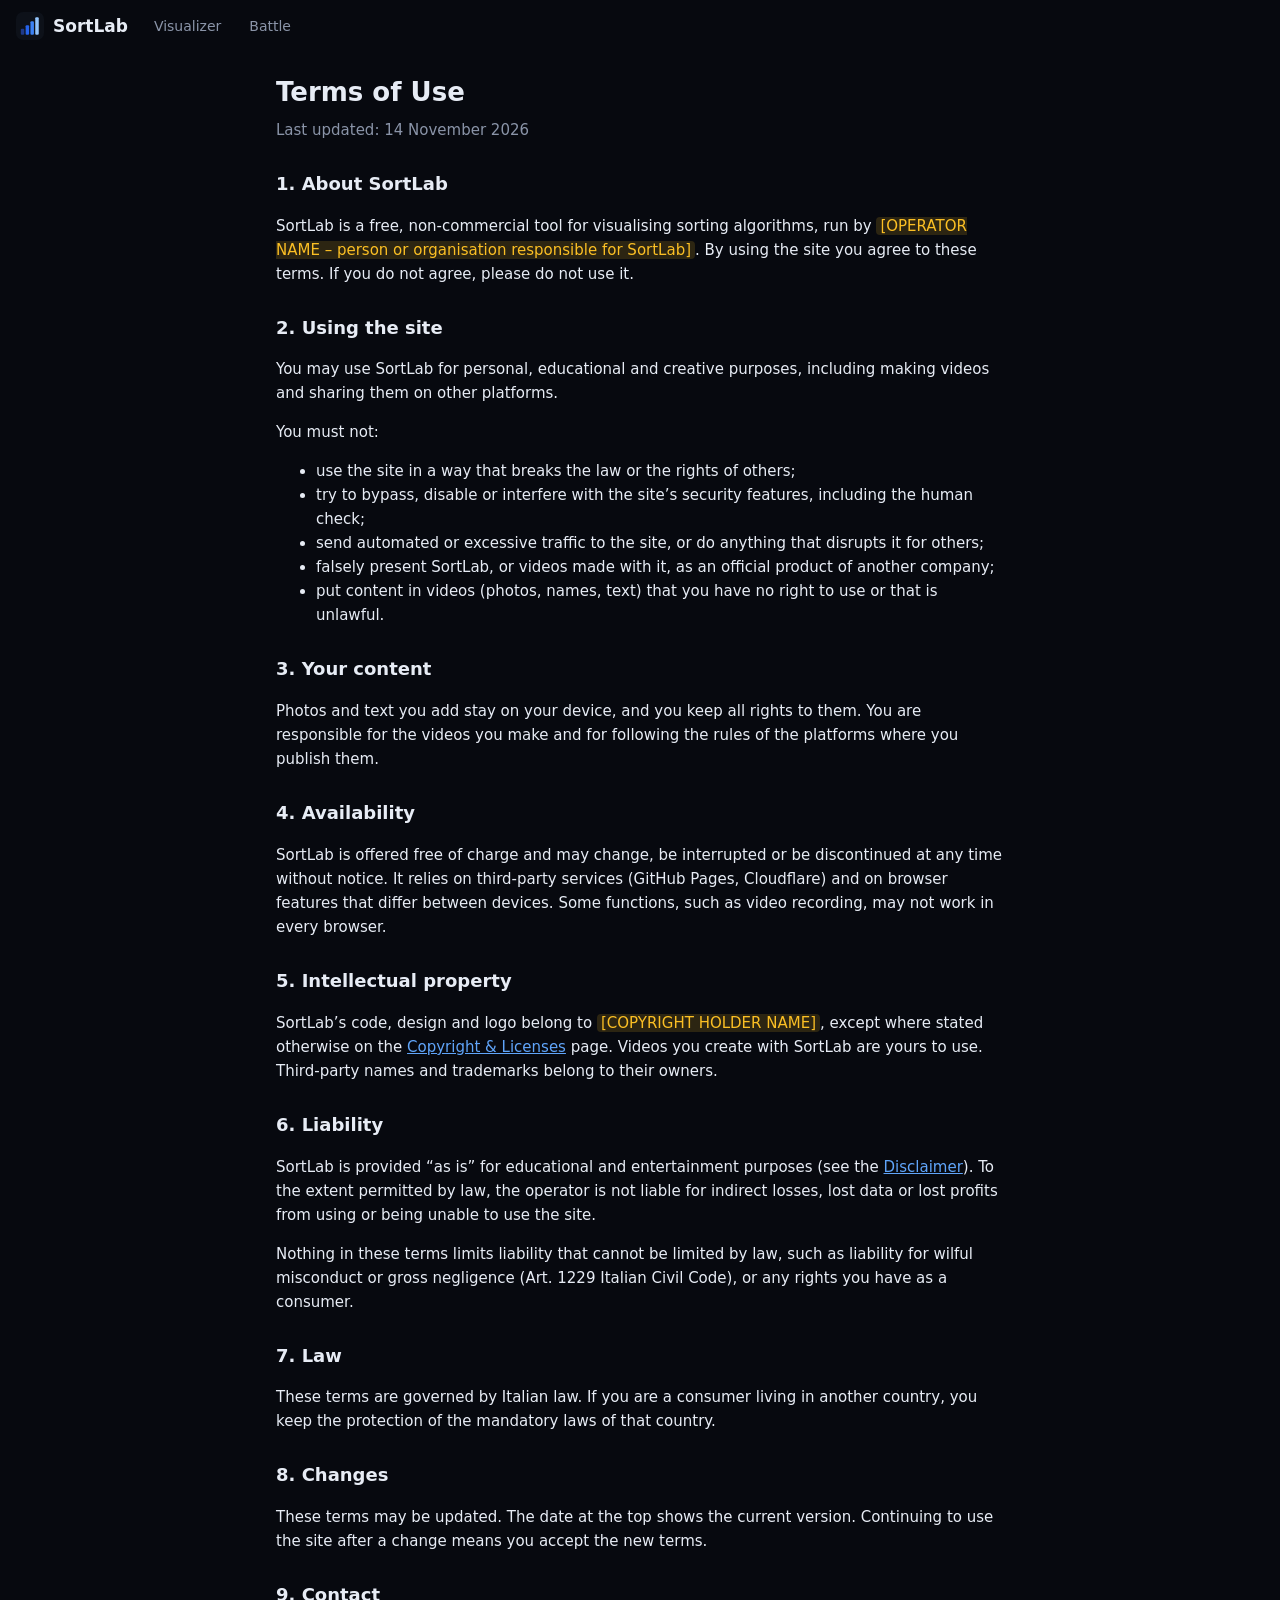
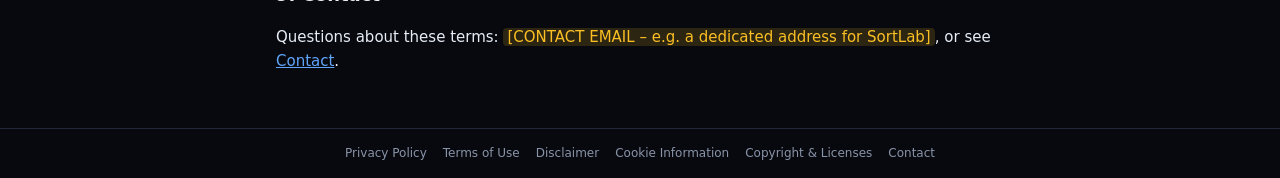
<file: terms.html>
<!DOCTYPE html>
<html lang="en">
<head>
  <meta charset="UTF-8">
  <meta http-equiv="Content-Security-Policy" content="default-src 'self'; object-src 'none'; base-uri 'none'; form-action 'none'">
  <meta name="viewport" content="width=device-width, initial-scale=1, viewport-fit=cover">
  <title>Terms of Use - SortLab</title>
  <meta name="theme-color" content="#07090f">
  <link rel="icon" href="favicon.svg" type="image/svg+xml">
  <link rel="stylesheet" href="style.css">
</head>
<body class="doc-page">
  <header class="topbar">
    <a class="brand" href="index.html"><img src="favicon.svg" alt="" width="28" height="28"><span>SortLab</span></a>
    <nav class="nav">
      <a href="index.html">Visualizer</a>
      <a href="battle.html">Battle</a>
    </nav>
  </header>

  <main class="doc">
    <h1>Terms of Use</h1>
    <p class="updated">Last updated: 14 November 2026</p>

    <h2>1. About SortLab</h2>
    <p>SortLab is a free, non-commercial tool for visualising sorting algorithms, run by <span class="todo">[OPERATOR NAME – person or organisation responsible for SortLab]</span>. By using the site you agree to these terms. If you do not agree, please do not use it.</p>

    <h2>2. Using the site</h2>
    <p>You may use SortLab for personal, educational and creative purposes, including making videos and sharing them on other platforms.</p>
    <p>You must not:</p>
    <ul>
      <li>use the site in a way that breaks the law or the rights of others;</li>
      <li>try to bypass, disable or interfere with the site’s security features, including the human check;</li>
      <li>send automated or excessive traffic to the site, or do anything that disrupts it for others;</li>
      <li>falsely present SortLab, or videos made with it, as an official product of another company;</li>
      <li>put content in videos (photos, names, text) that you have no right to use or that is unlawful.</li>
    </ul>

    <h2>3. Your content</h2>
    <p>Photos and text you add stay on your device, and you keep all rights to them. You are responsible for the videos you make and for following the rules of the platforms where you publish them.</p>

    <h2>4. Availability</h2>
    <p>SortLab is offered free of charge and may change, be interrupted or be discontinued at any time without notice. It relies on third-party services (GitHub Pages, Cloudflare) and on browser features that differ between devices. Some functions, such as video recording, may not work in every browser.</p>

    <h2>5. Intellectual property</h2>
    <p>SortLab’s code, design and logo belong to <span class="todo">[COPYRIGHT HOLDER NAME]</span>, except where stated otherwise on the <a href="licenses.html">Copyright &amp; Licenses</a> page. Videos you create with SortLab are yours to use. Third-party names and trademarks belong to their owners.</p>

    <h2>6. Liability</h2>
    <p>SortLab is provided “as is” for educational and entertainment purposes (see the <a href="disclaimer.html">Disclaimer</a>). To the extent permitted by law, the operator is not liable for indirect losses, lost data or lost profits from using or being unable to use the site.</p>
    <p>Nothing in these terms limits liability that cannot be limited by law, such as liability for wilful misconduct or gross negligence (Art. 1229 Italian Civil Code), or any rights you have as a consumer.</p>

    <h2>7. Law</h2>
    <p>These terms are governed by Italian law. If you are a consumer living in another country, you keep the protection of the mandatory laws of that country.</p>

    <h2>8. Changes</h2>
    <p>These terms may be updated. The date at the top shows the current version. Continuing to use the site after a change means you accept the new terms.</p>

    <h2>9. Contact</h2>
    <p>Questions about these terms: <span class="todo">[CONTACT EMAIL – e.g. a dedicated address for SortLab]</span>, or see <a href="contact.html">Contact</a>.</p>
  </main>

  <footer class="legal-foot" aria-label="Legal">
    <a href="privacy.html">Privacy Policy</a><a href="terms.html">Terms of Use</a><a href="disclaimer.html">Disclaimer</a><a href="cookies.html">Cookie Information</a><a href="licenses.html">Copyright &amp; Licenses</a><a href="contact.html">Contact</a>
  </footer>
</body>
</html>
</file>
<file: style.css>
/* SortLab - minimal dark theme */
:root {
  --bg: #07090f;
  --panel: #0d1119;
  --panel2: #141a26;
  --line: #1f2738;
  --line2: #2c3850;
  --text: #e7ecf5;
  --muted: #8a94a8;
  --accent: #3b82f6;
  --accent2: #60a5fa;
  --warn: #fbbf24;
  --r: 14px;
}

* { box-sizing: border-box; }

html, body {
  margin: 0;
  height: 100%;
  background: var(--bg);
  color: var(--text);
  font: 14px/1.45 system-ui, -apple-system, "Segoe UI", Roboto, sans-serif;
  -webkit-tap-highlight-color: transparent;
}

body {
  display: flex;
  flex-direction: column;
  height: 100dvh;
  overflow: hidden;
}

[hidden] { display: none !important; }

h3 { margin: 0; font-size: 18px; }
h4 { margin: 18px 0 10px; font-size: 12px; text-transform: uppercase; letter-spacing: .08em; color: var(--muted); font-weight: 600; }

/* ---------- top bar ---------- */
.topbar {
  display: flex;
  align-items: center;
  gap: 14px;
  padding: 10px 16px;
  padding-top: max(10px, env(safe-area-inset-top));
  border: 0;
}
.brand { display: flex; align-items: center; gap: 9px; color: var(--text); text-decoration: none; font-weight: 750; font-size: 17px; }
.nav { display: flex; gap: 4px; margin-right: auto; }
.nav a { color: var(--muted); text-decoration: none; padding: 6px 12px; border-radius: 999px; transition: .15s; }
.nav a:hover, .nav a.active { color: var(--text); background: var(--panel2); }

/* ---------- buttons and inputs ---------- */
.btn {
  appearance: none;
  border: 0;
  background: var(--panel2);
  color: var(--text);
  padding: 8px 14px;
  border-radius: 12px;
  font: inherit;
  font-weight: 550;
  cursor: pointer;
  display: inline-flex;
  align-items: center;
  justify-content: center;
  gap: 7px;
  text-decoration: none;
  transition: background .15s, border-color .15s, opacity .15s;
  white-space: nowrap;
}
.btn:hover { background: #1b2232; }
.btn:disabled { opacity: .45; cursor: default; }
.btn.primary { background: var(--accent); border-color: var(--accent); color: #fff; }
.btn.primary:hover { background: var(--accent2); border-color: var(--accent2); }
.btn.ghost { background: transparent; border-color: transparent; }
.btn.ghost:hover { background: var(--panel2); }
.btn.icon { width: 40px; height: 40px; padding: 0; flex: none; }
.btn.icon.small { width: 32px; height: 32px; }
.btn.small { padding: 6px 11px; font-size: 13px; }
.btn.block { width: 100%; margin-top: 14px; }
.btn.grow { flex: 1; }
.btn svg { width: 18px; height: 18px; fill: currentColor; flex: none; }
.btn-group { display: flex; gap: 6px; }

.select, .input {
  background: var(--panel2);
  color: var(--text);
  border: 0;
  border-radius: 12px;
  padding: 9px 12px;
  font: inherit;
  min-width: 0;
  outline: none;
}
.select:focus, .input:focus { background: #1a2233; }
.select optgroup { background: var(--panel); color: var(--muted); }
.select option { color: var(--text); }

input[type="range"] { accent-color: var(--accent); width: 100%; margin: 0; }
input[type="color"] {
  width: 38px; height: 38px; padding: 0; border: 0;
  border-radius: 12px; background: none; cursor: pointer; overflow: hidden;
}
input[type="color"]::-webkit-color-swatch-wrapper { padding: 0; }
input[type="color"]::-webkit-color-swatch { border: none; border-radius: 10px; }

.hint { color: var(--muted); font-size: 12.5px; margin: 8px 0 0; }
.warn { color: var(--warn); font-style: normal; }
.row { display: flex; gap: 8px; align-items: center; flex-wrap: wrap; margin-top: 10px; }

/* ---------- stage ---------- */
.stage-wrap { position: relative; flex: 1; min-height: 0; }
#stage { position: absolute; inset: 0; width: 100%; height: 100%; display: block; }

.sound-hint {
  position: absolute;
  top: 14px;
  right: 14px;
  z-index: 5;
  background: rgba(13, 17, 25, .8);
  backdrop-filter: blur(8px);
  color: var(--text);
  border: 0;
  border-radius: 999px;
  padding: 8px 14px;
  font: inherit;
  cursor: pointer;
}
.sound-hint.hidden { display: none; }

/* ---------- dock ---------- */
.dock {
  margin: 0 12px 12px;
  margin-bottom: max(12px, env(safe-area-inset-bottom));
  padding: 12px;
  background: var(--panel);
  border: 0;
  border-radius: 18px;
  display: flex;
  flex-direction: column;
  gap: 10px;
}
.dock-row { display: flex; flex-wrap: wrap; gap: 10px; align-items: center; }
.algo-select { min-width: 190px; }
.chips { display: flex; gap: 6px; overflow-x: auto; flex: 1; scrollbar-width: none; min-width: 0; }
.chips::-webkit-scrollbar { display: none; }
.chip {
  appearance: none; border: 0; background: var(--panel2); color: var(--muted);
  border-radius: 999px; padding: 7px 13px; font: inherit; cursor: pointer; white-space: nowrap; transition: .15s;
}
.chip:hover { color: var(--text); }
.chip.active { background: var(--accent); border-color: var(--accent); color: #fff; }
.slider { display: flex; flex-direction: column; gap: 4px; min-width: 150px; flex: 1; font-size: 12px; color: var(--muted); }
.slider b { color: var(--text); font-weight: 600; }

/* ---------- drawer ---------- */
.drawer {
  position: fixed;
  top: 0;
  right: 0;
  height: 100dvh;
  width: 370px;
  max-width: 100%;
  background: var(--panel);
  border: 0;
  transform: translateX(105%);
  transition: transform .25s ease;
  z-index: 40;
  display: flex;
  flex-direction: column;
  box-shadow: -20px 0 60px rgba(0, 0, 0, .4);
}
.drawer.open { transform: none; }
.drawer-head { display: flex; align-items: center; justify-content: space-between; padding: 12px; border: 0; }
.tabs { display: flex; gap: 4px; background: var(--panel2); padding: 4px; border-radius: 12px; }
.tab { appearance: none; border: 0; background: none; color: var(--muted); padding: 7px 14px; border-radius: 9px; font: inherit; cursor: pointer; }
.tab.active { background: var(--accent); color: #fff; }
.drawer-body { overflow-y: auto; padding: 4px 16px 24px; flex: 1; }
.pane { display: none; }
.pane.active { display: block; }

.swatches { display: grid; grid-template-columns: repeat(3, 1fr); gap: 8px; }
.swatch, .bg-opt {
  appearance: none; border: 0; background: var(--panel2); color: var(--muted);
  border-radius: 12px; padding: 6px; font: inherit; font-size: 12px; cursor: pointer;
  display: flex; flex-direction: column; gap: 5px; text-align: left;
}
.swatch i, .bg-opt i { display: block; height: 22px; border-radius: 8px; }
.bg-opt i { height: 34px; }
.swatch.active, .bg-opt.active { background: #1f2c4a; color: var(--text); }
.bgs { display: grid; grid-template-columns: repeat(3, 1fr); gap: 8px; }
.custom-row { display: flex; align-items: center; gap: 8px; margin-top: 10px; }
.custom-row .hint { margin: 0; }

.range-row { display: flex; flex-direction: column; gap: 6px; margin-top: 16px; font-size: 13px; color: var(--muted); }
.range-row b { color: var(--text); font-weight: 600; }
.field { display: flex; flex-direction: column; gap: 6px; margin-top: 14px; font-size: 13px; color: var(--muted); min-width: 0; }

.switch { display: flex; align-items: center; gap: 10px; margin-top: 14px; cursor: pointer; user-select: none; }
.switch input { display: none; }
.switch i {
  width: 40px; height: 24px; border-radius: 999px; background: var(--line2); position: relative; flex: none; transition: .2s;
}
.switch i::after {
  content: ""; position: absolute; top: 3px; left: 3px; width: 18px; height: 18px; border-radius: 50%; background: #fff; transition: .2s;
}
.switch input:checked + i { background: var(--accent); }
.switch input:checked + i::after { transform: translateX(16px); }

/* ---------- modal ---------- */
.modal {
  position: fixed; inset: 0; z-index: 50; background: rgba(0, 0, 0, .65); backdrop-filter: blur(4px);
  display: none; align-items: center; justify-content: center; padding: 16px;
}
.modal.open { display: flex; }
.modal-card {
  width: 100%; max-width: 1000px; max-height: calc(100dvh - 32px); overflow-y: auto;
  background: var(--panel); border: 0; border-radius: 22px; padding: 18px 20px 22px;
}
.modal-head { display: flex; align-items: center; justify-content: space-between; }
.video-grid { display: grid; grid-template-columns: 1fr 340px; gap: 24px; margin-top: 10px; }
.modal.busy .video-settings { opacity: .45; pointer-events: none; }

.seg { display: flex; gap: 4px; background: var(--panel2); padding: 4px; border-radius: 12px; margin-top: 8px; }
.seg button { flex: 1; appearance: none; border: 0; background: none; color: var(--muted); padding: 8px; border-radius: 9px; font: inherit; cursor: pointer; }
.seg button.active { background: var(--accent); color: #fff; }

.sort-list { display: flex; flex-direction: column; gap: 6px; margin-bottom: 8px; }
.sort-row { display: flex; align-items: center; gap: 8px; }
.sort-row .num {
  width: 28px; height: 28px; border-radius: 9px; background: var(--panel2); display: grid; place-items: center;
  font-size: 12px; color: var(--muted); flex: none;
}
.sort-row .select { flex: 1; }
.sort-row .dur { font-size: 12px; color: var(--muted); min-width: 52px; text-align: right; }
.grid2 { display: grid; grid-template-columns: 1fr 1fr; gap: 0 12px; }

.estimate { background: var(--panel2); border: 0; border-radius: 16px; padding: 14px; }
.est-head { display: flex; align-items: baseline; justify-content: space-between; }
.est-head span { color: var(--muted); }
.est-head strong { font-size: 28px; font-weight: 800; color: #fff; }
.est-list { list-style: none; padding: 0; margin: 10px 0 0; display: flex; flex-direction: column; gap: 4px; max-height: 150px; overflow-y: auto; }
.est-list li { display: flex; flex-wrap: wrap; justify-content: space-between; gap: 2px 10px; font-size: 12.5px; }
.est-list li span:last-child { color: var(--muted); }
.est-list li em { width: 100%; font-size: 12px; }

.preview-box {
  margin-top: 12px; aspect-ratio: 9 / 16; max-height: 52dvh; margin-inline: auto; background: #000;
  border-radius: 16px; overflow: hidden; border: 0;
}
.preview-box canvas, .preview-box video { width: 100%; height: 100%; display: block; object-fit: contain; }
.progress { height: 6px; border-radius: 999px; background: var(--panel2); overflow: hidden; margin-top: 12px; }
.progress div { height: 100%; width: 0; background: var(--accent); border-radius: 999px; }
.progress-text { min-height: 18px; text-align: center; }
.video-side .row { margin-top: 8px; }

/* ---------- battle ---------- */
.battle-grid {
  position: relative; flex: 1; min-height: 0; display: grid; grid-template-columns: 1fr 1fr; gap: 12px; padding: 12px;
}
.battle-panel {
  display: flex; flex-direction: column; min-height: 0; background: var(--panel); border: 0;
  border-radius: 18px; overflow: hidden;
}
.battle-head { display: flex; align-items: center; gap: 10px; padding: 10px; border: 0; }
.battle-head .select { flex: 1; max-width: 240px; }
.tag { width: 30px; height: 30px; border-radius: 10px; background: var(--accent); color: #fff; display: grid; place-items: center; font-weight: 700; flex: none; }
.battle-stat { margin-left: auto; color: var(--muted); font-size: 12.5px; text-align: right; }
.battle-canvas { position: relative; flex: 1; min-height: 0; }
.battle-canvas canvas { position: absolute; inset: 0; width: 100%; height: 100%; display: block; }
.winner {
  position: absolute; left: 50%; bottom: 26px; transform: translate(-50%, 20px); opacity: 0; pointer-events: none;
  background: var(--accent); color: #fff; padding: 10px 18px; border-radius: 999px; font-weight: 650;
  transition: .3s; max-width: calc(100% - 40px); text-align: center; box-shadow: 0 10px 40px rgba(59, 130, 246, .35);
}
.winner.show { opacity: 1; transform: translate(-50%, 0); }

/* ---------- toast ---------- */
.toast {
  position: fixed; left: 50%; top: 70px; transform: translate(-50%, -10px); opacity: 0; pointer-events: none; z-index: 60;
  background: var(--panel2); border: 0; color: var(--text); padding: 10px 16px; border-radius: 14px;
  transition: .25s; max-width: min(520px, calc(100% - 32px)); text-align: center;
}
.toast.show { opacity: 1; transform: translate(-50%, 0); }

/* ---------- small screens ---------- */
@media (max-width: 820px) {
  .video-grid { grid-template-columns: 1fr; }
  .video-side { order: -1; }
  .preview-box { max-height: 44dvh; }
  .battle-grid { grid-template-columns: 1fr; grid-template-rows: 1fr 1fr; }
}
@media (max-width: 600px) {
  .topbar { gap: 8px; padding-inline: 10px; }
  .brand span { display: none; }
  .stage-wrap .sound-hint { top: auto; bottom: 10px; }
  .nav a { padding: 6px 10px; }
  .dock { margin: 0 8px 8px; padding: 10px; gap: 8px; }
  .algo-select { flex: 1; min-width: 0; }
  .chips { flex-basis: 100%; }
  .slider { min-width: 110px; }
  .drawer { width: 100%; }
  .grid2 { grid-template-columns: 1fr; }
  .modal { padding: 0; }
  .modal-card { max-height: 100dvh; border-radius: 0; min-height: 100dvh; }
}

/* ---------- borderless layout: style chips on top, algorithm chips + play below ---------- */
.modebar { padding: 8px 12px 0; display: flex; justify-content: center; }
.modebar .chips { flex: 0 1 auto; max-width: 100%; }
.dock { flex-direction: row; align-items: center; gap: 10px; }
.dock .chips { flex: 1; }
.chip-sep { width: 1px; flex: none; align-self: stretch; margin: 6px 2px; background: #232c3f; }
.btn.play { width: 48px; height: 48px; border-radius: 16px; }
.btn.play svg { width: 22px; height: 22px; }
.btn.play.playing { background: #ef4461; }
.btn.play.playing:hover { background: #f25c76; }
.btn-row { display: grid; grid-template-columns: repeat(3, 1fr); gap: 8px; }
.btn-row .btn { margin: 0; }
.battle-head { padding: 8px; gap: 8px; }
.battle-head .chips { flex: 1; }
.battle-stat {
  position: absolute; left: 12px; top: 10px; z-index: 2; margin: 0; text-align: left;
  font-size: 12.5px; color: var(--muted); pointer-events: none;
}
@media (max-width: 600px) {
  .dock { flex-wrap: wrap; }
  .dock .chips { flex-basis: 100%; order: -1; }
  .dock .btn.play { flex: 1; }
  .dock #openCustomize { flex: 1; height: 48px; }
  .modebar { justify-content: flex-start; }
}
.sort-row .chips { flex: 1; min-width: 0; }
.chips.wrap { flex-wrap: wrap; overflow: visible; }
.video-settings .chip { padding: 6px 11px; font-size: 13px; }
.video-grid { grid-template-columns: minmax(0, 1fr) 340px; }
.video-settings, .video-side { min-width: 0; }
.battle-dock { justify-content: center; }
.battle-head .chips, .battle-panel { min-width: 0; }
.battle-grid { grid-template-columns: minmax(0, 1fr) minmax(0, 1fr); }
@media (max-width: 820px) {
  .video-grid { grid-template-columns: minmax(0, 1fr); }
  .battle-grid { grid-template-columns: minmax(0, 1fr); }
}

/* ---------- human check gate ---------- */
.gate {
  position: fixed; inset: 0; z-index: 100; display: grid; place-items: center; padding: 16px;
  background: var(--bg); transition: opacity .4s ease;
}
.gate.done { opacity: 0; pointer-events: none; }
.gate-card {
  display: flex; flex-direction: column; align-items: center; gap: 10px; text-align: center;
  max-width: 380px; width: 100%; padding: 28px 22px;
  background: var(--panel); border: 1px solid var(--line); border-radius: var(--r);
}
.gate-card p { margin: 0 0 8px; color: var(--muted); }
.gate .cf-turnstile { min-height: 65px; }
.gate-note { font-size: 12px; }
.gate-note a, .doc a { color: var(--accent2); }

/* ---------- legal footer ---------- */
.legal-foot {
  display: flex; justify-content: center; gap: 4px 16px; flex: none;
  padding: 0 16px 8px; margin-top: -4px; overflow-x: auto; white-space: nowrap; scrollbar-width: none;
  font-size: 12px;
}
.legal-foot a { color: var(--muted); text-decoration: none; }
.legal-foot a:hover { color: var(--text); text-decoration: underline; }
@media (max-width: 600px) { .legal-foot { justify-content: flex-start; } }

/* ---------- legal pages (normal scrolling documents) ---------- */
body.doc-page { display: block; height: auto; min-height: 100dvh; overflow: auto; }
.doc { max-width: 760px; margin: 0 auto; padding: 8px 16px 40px; font-size: 15px; line-height: 1.6; }
.doc h1 { font-size: 26px; margin: 12px 0 4px; }
.doc h2 { font-size: 18px; margin: 28px 0 8px; }
.doc .updated { color: var(--muted); margin-top: 0; }
.doc table { width: 100%; border-collapse: collapse; margin: 8px 0; font-size: 14px; }
.doc th, .doc td { text-align: left; vertical-align: top; padding: 8px; border-bottom: 1px solid var(--line); }
.doc .table-wrap { overflow-x: auto; }
.doc code { background: var(--panel2); padding: 1px 5px; border-radius: 6px; font-size: 13px; }
.doc .todo { background: rgba(251, 191, 36, .15); color: var(--warn); padding: 0 4px; border-radius: 4px; }
.doc-page .legal-foot { flex-wrap: wrap; white-space: normal; padding: 16px; border-top: 1px solid var(--line); margin: 0; }
.doc h3 { font-size: 15px; margin: 18px 0 6px; }
</file>
